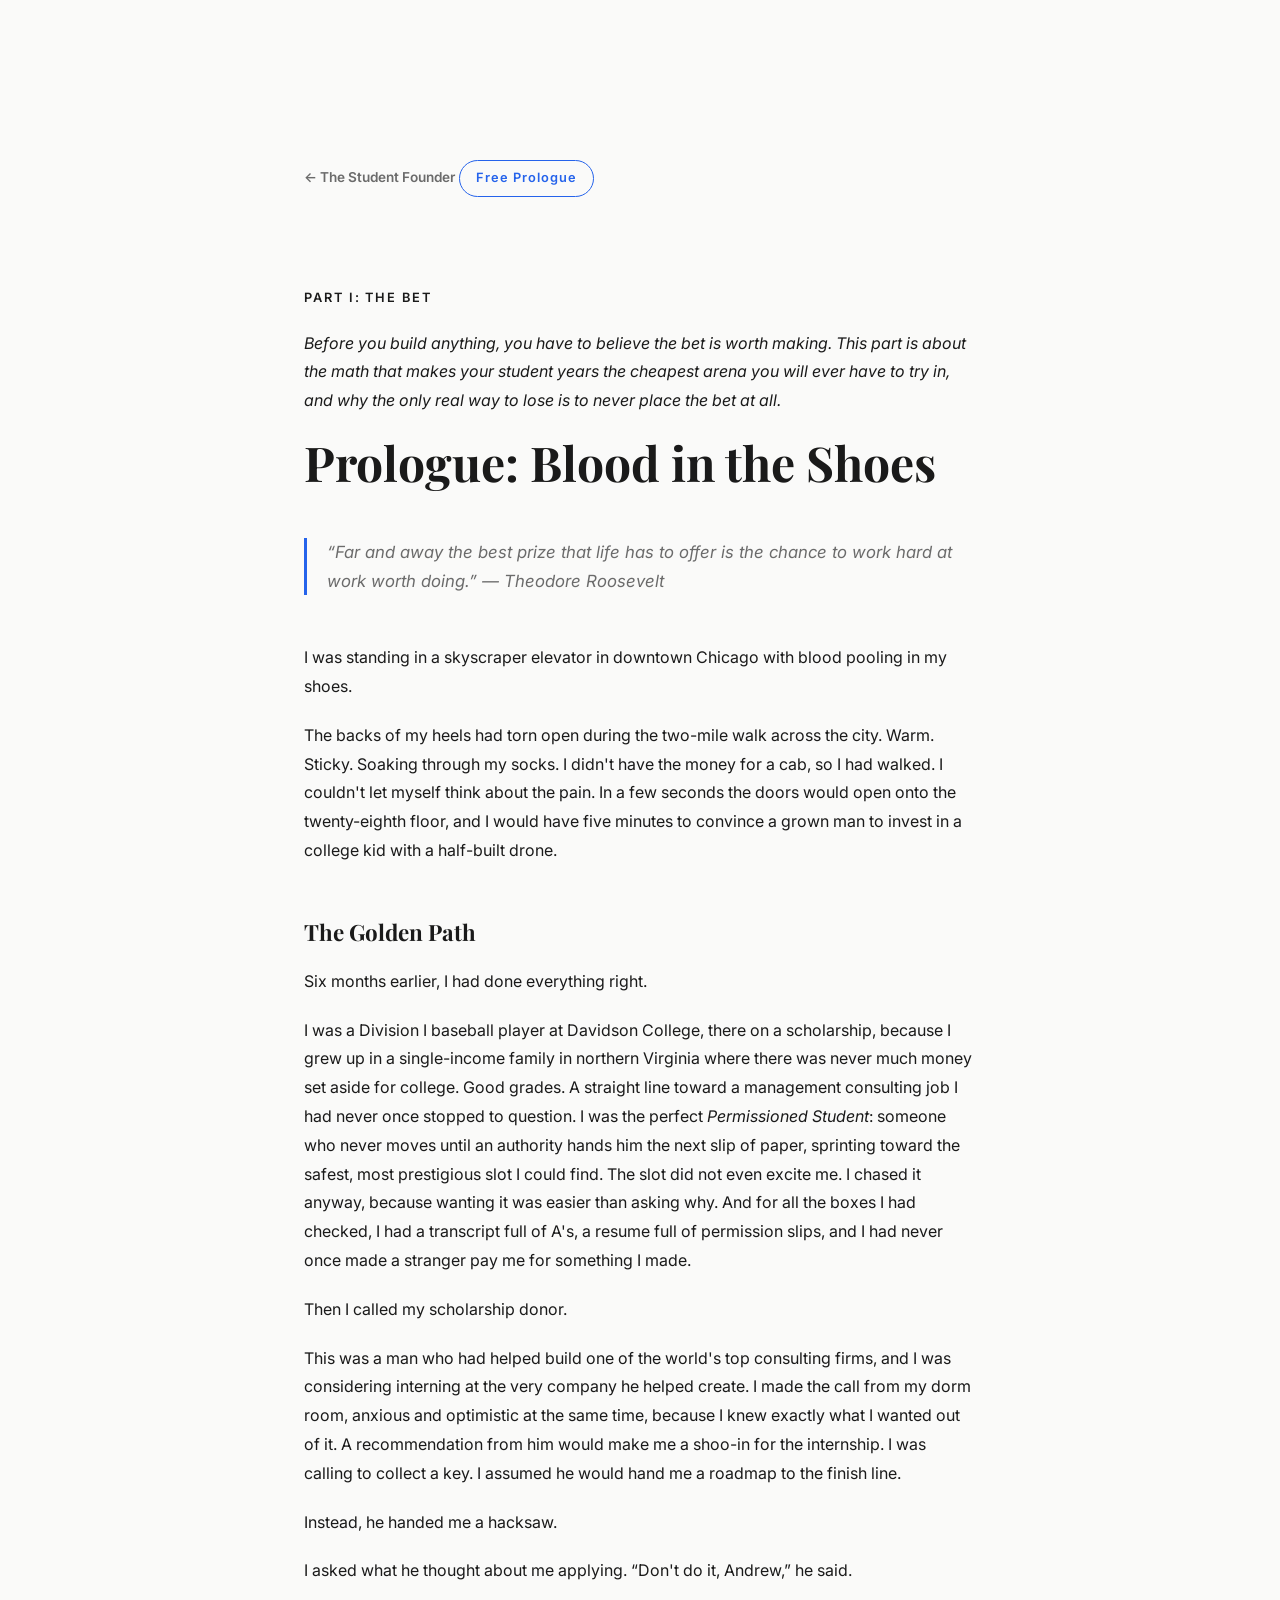
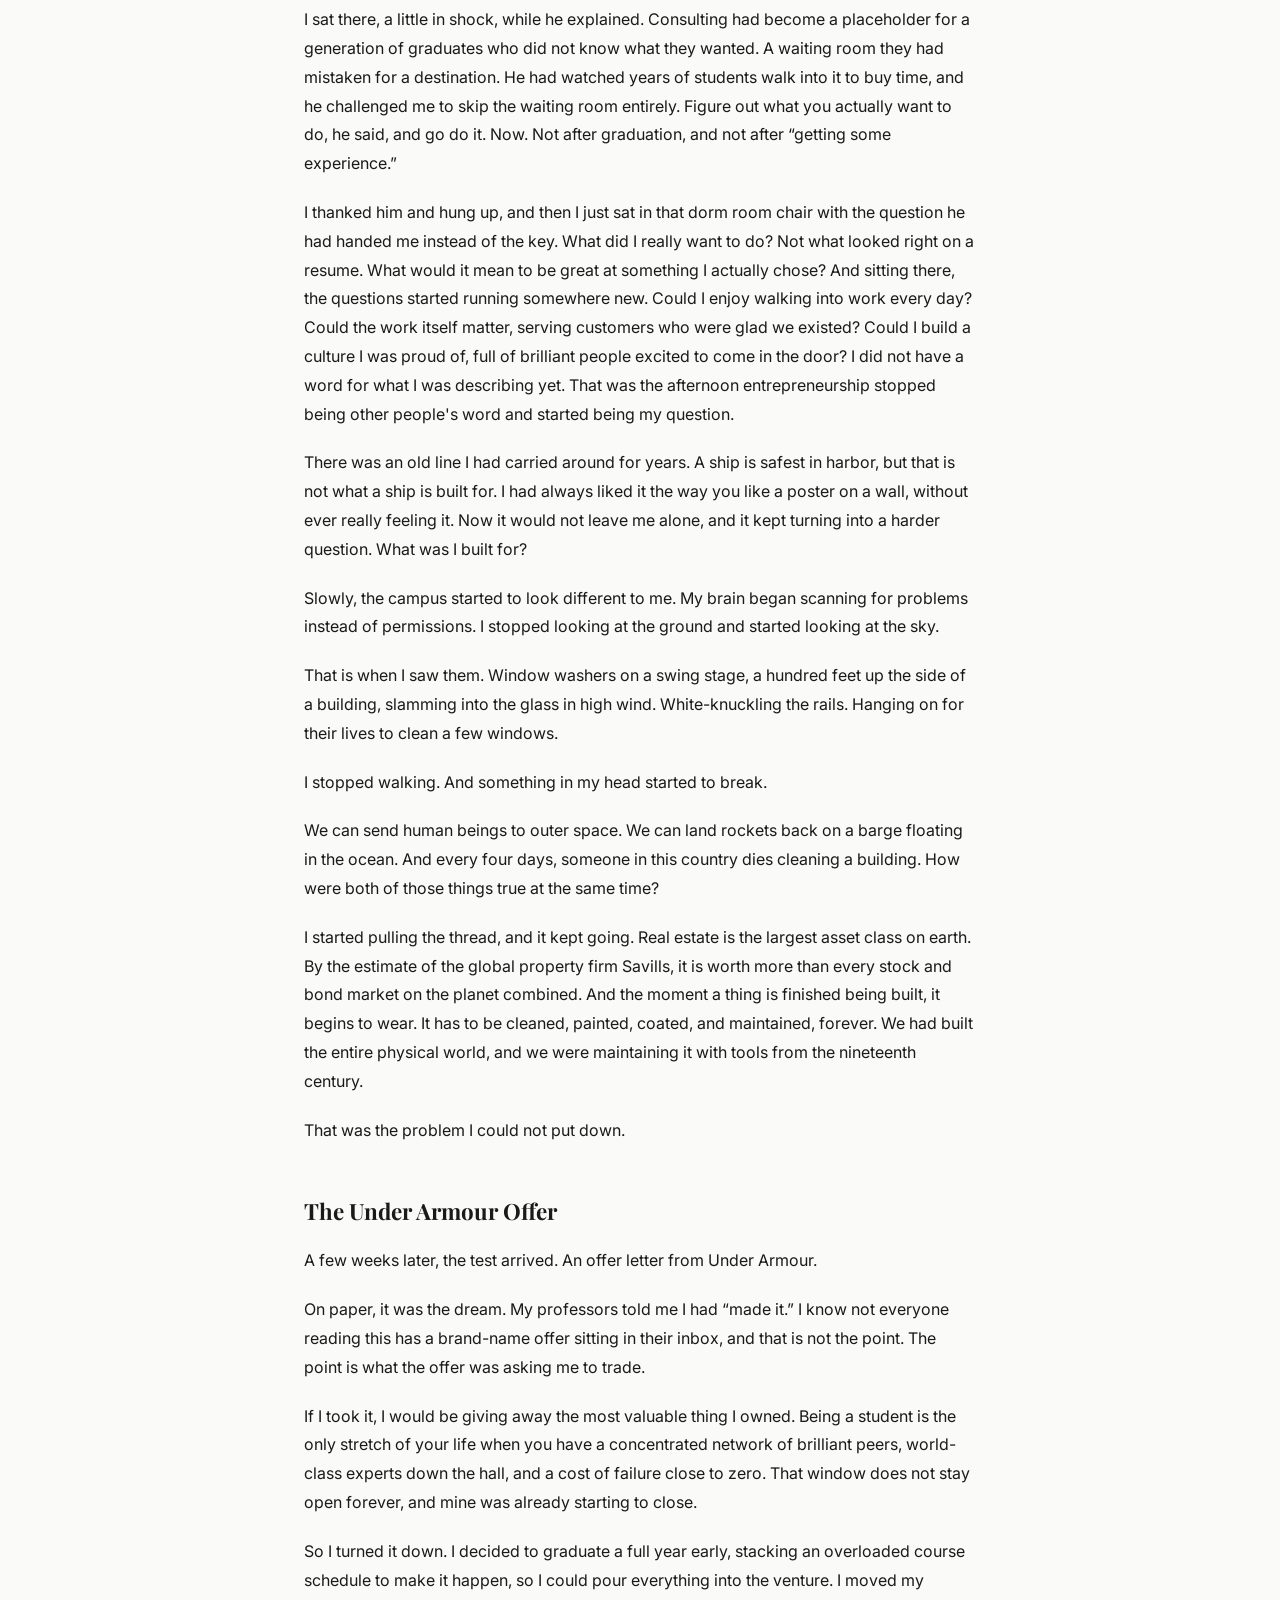
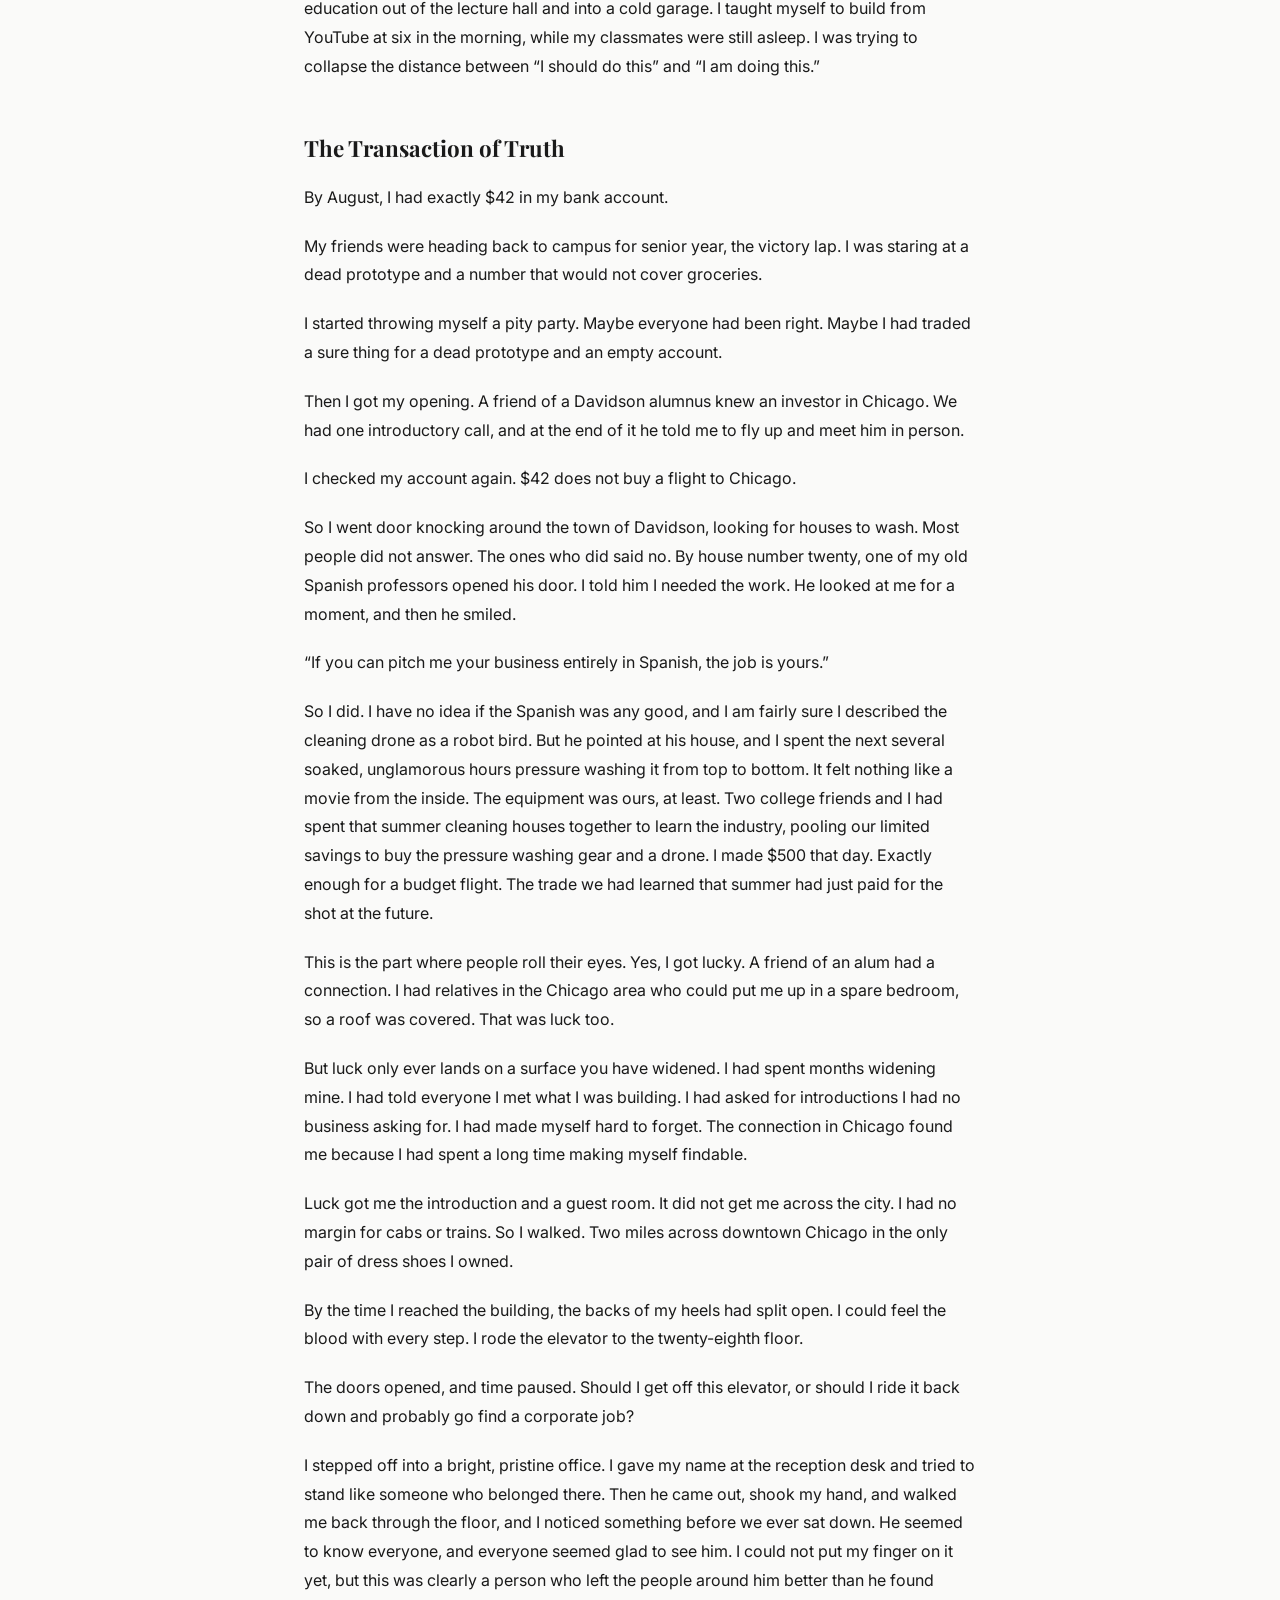
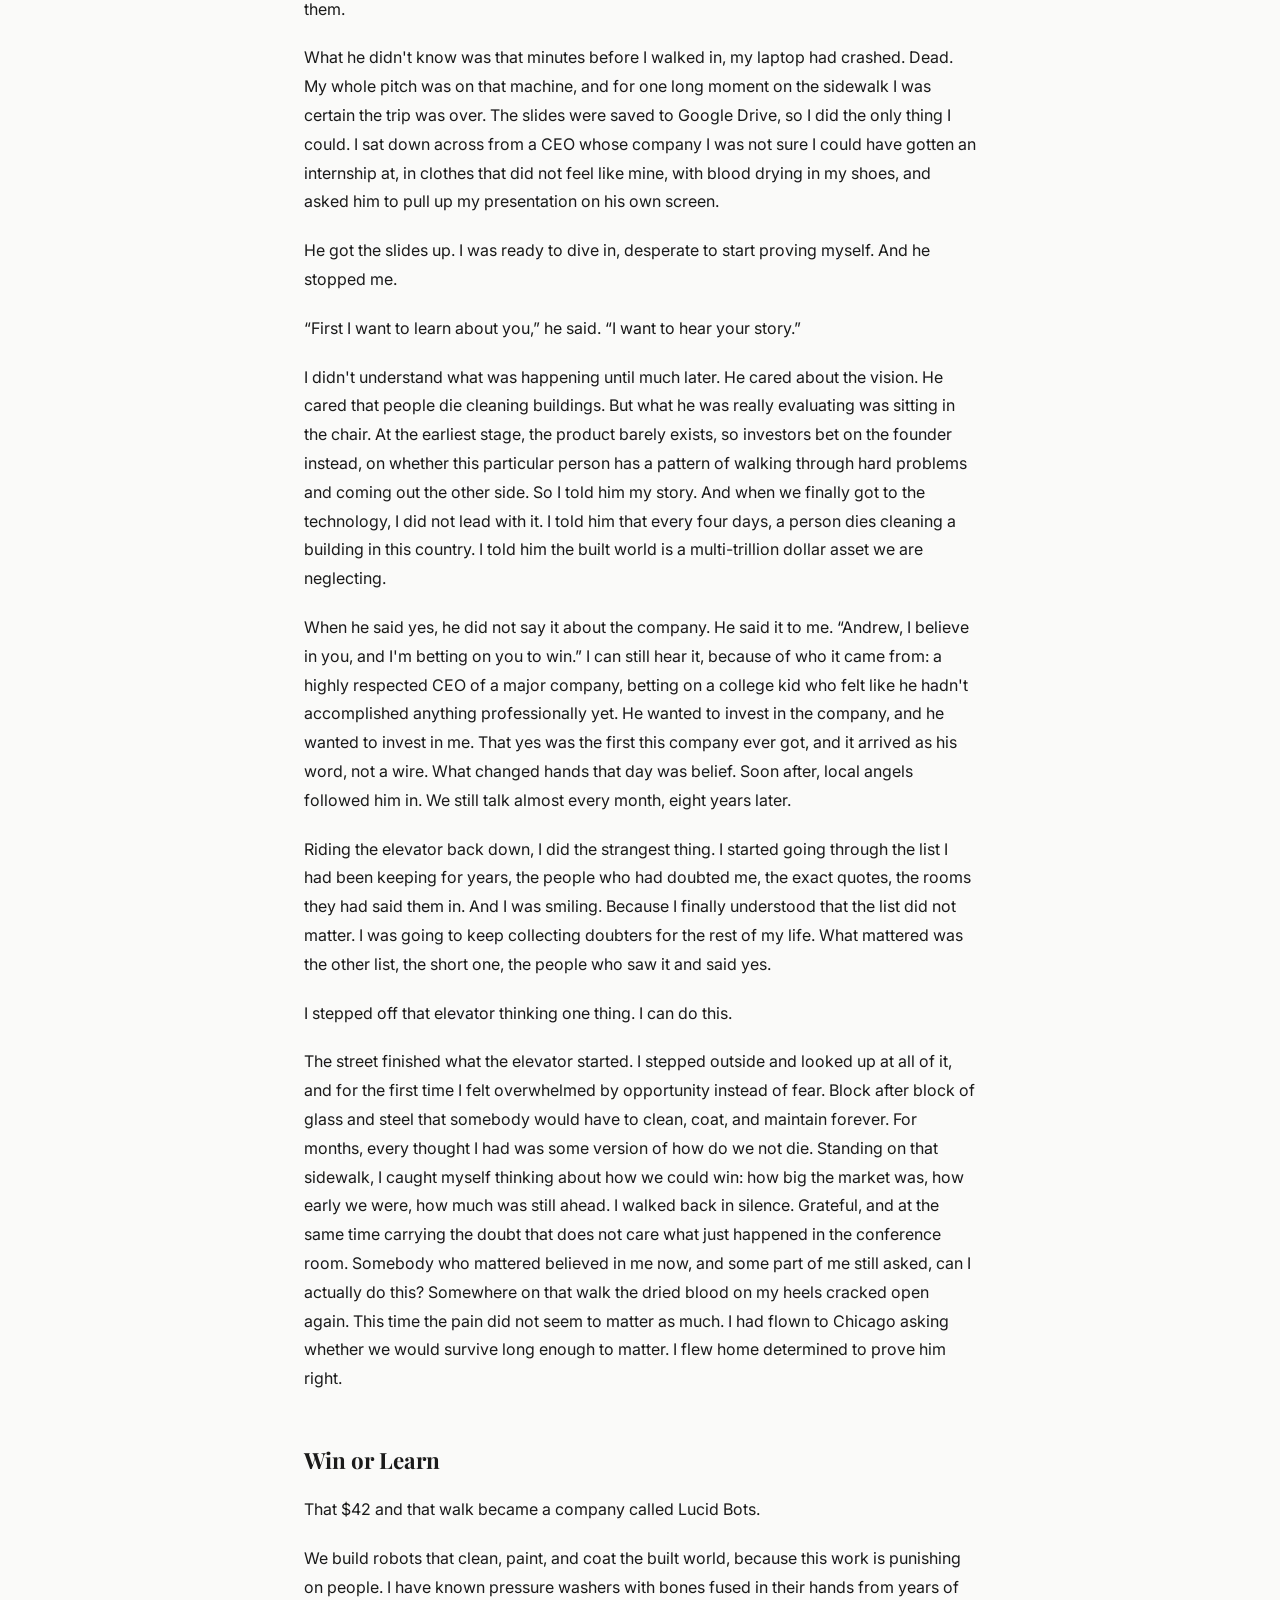
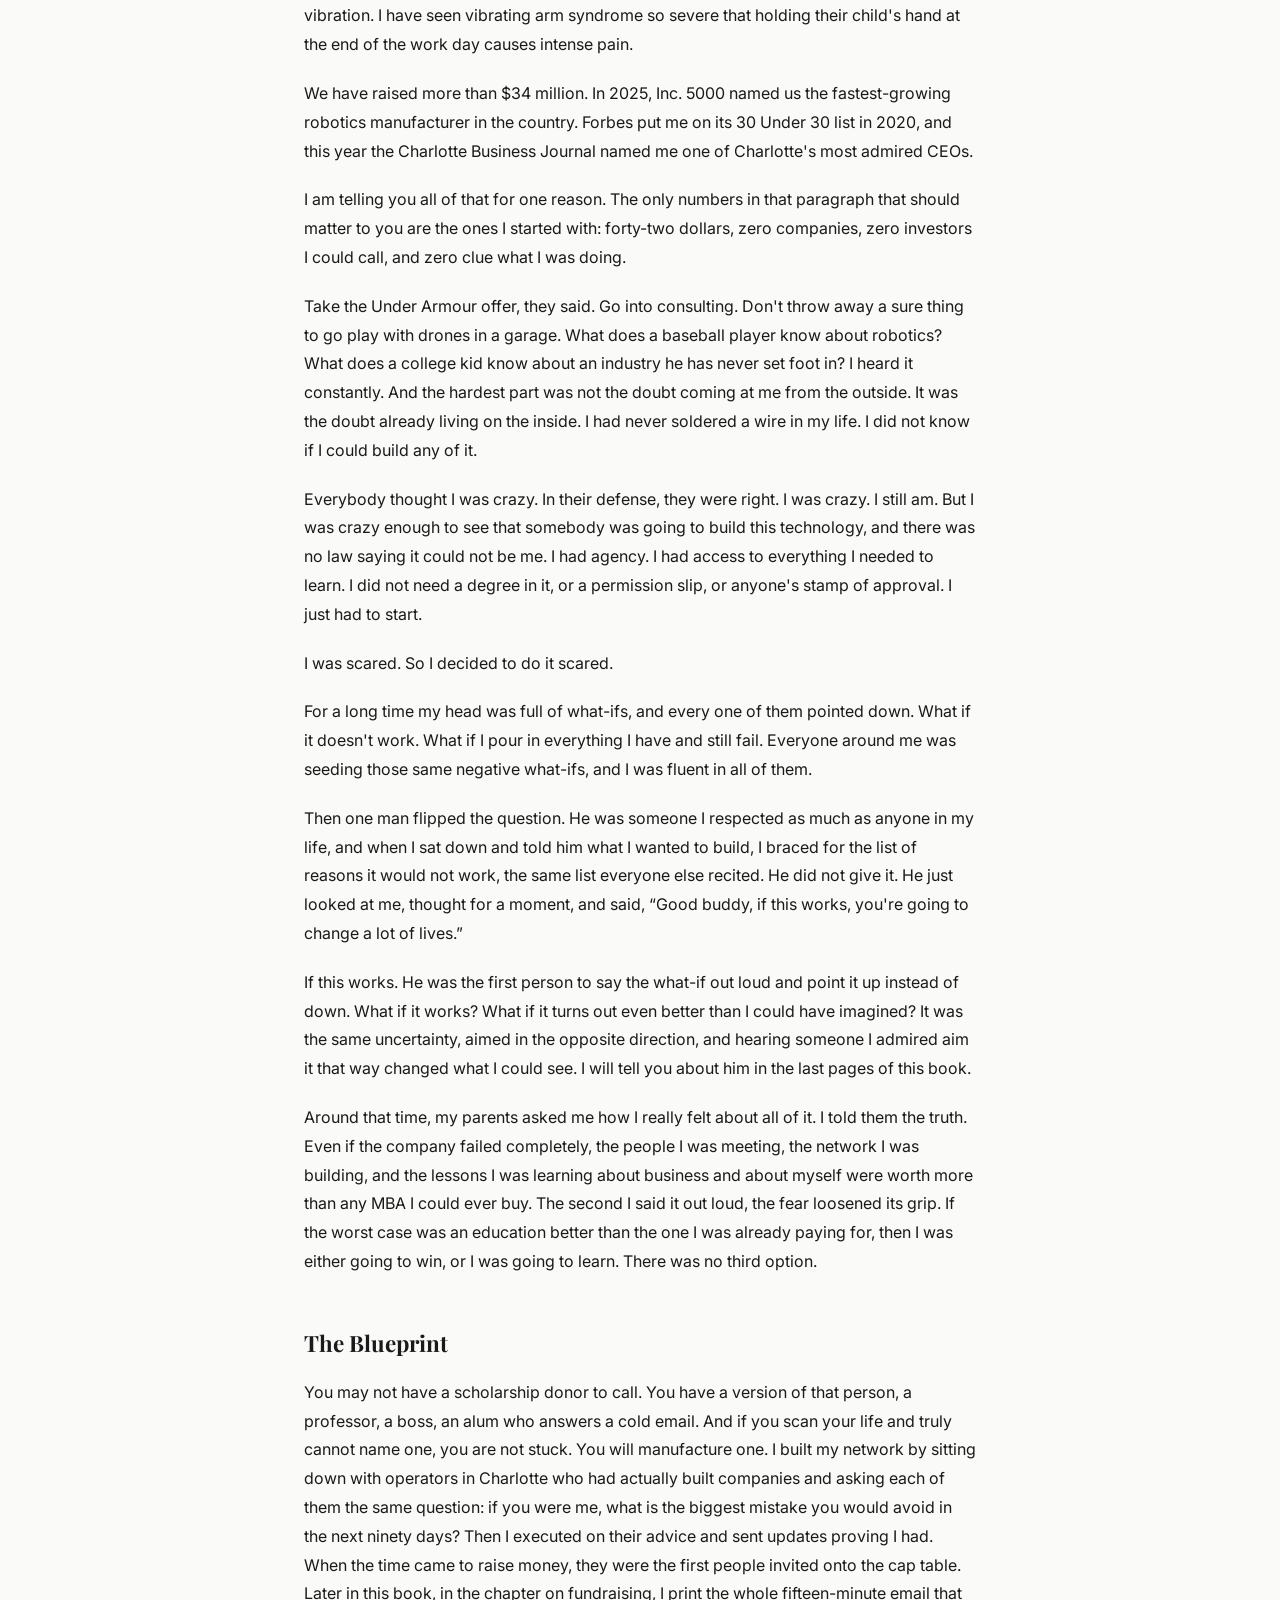
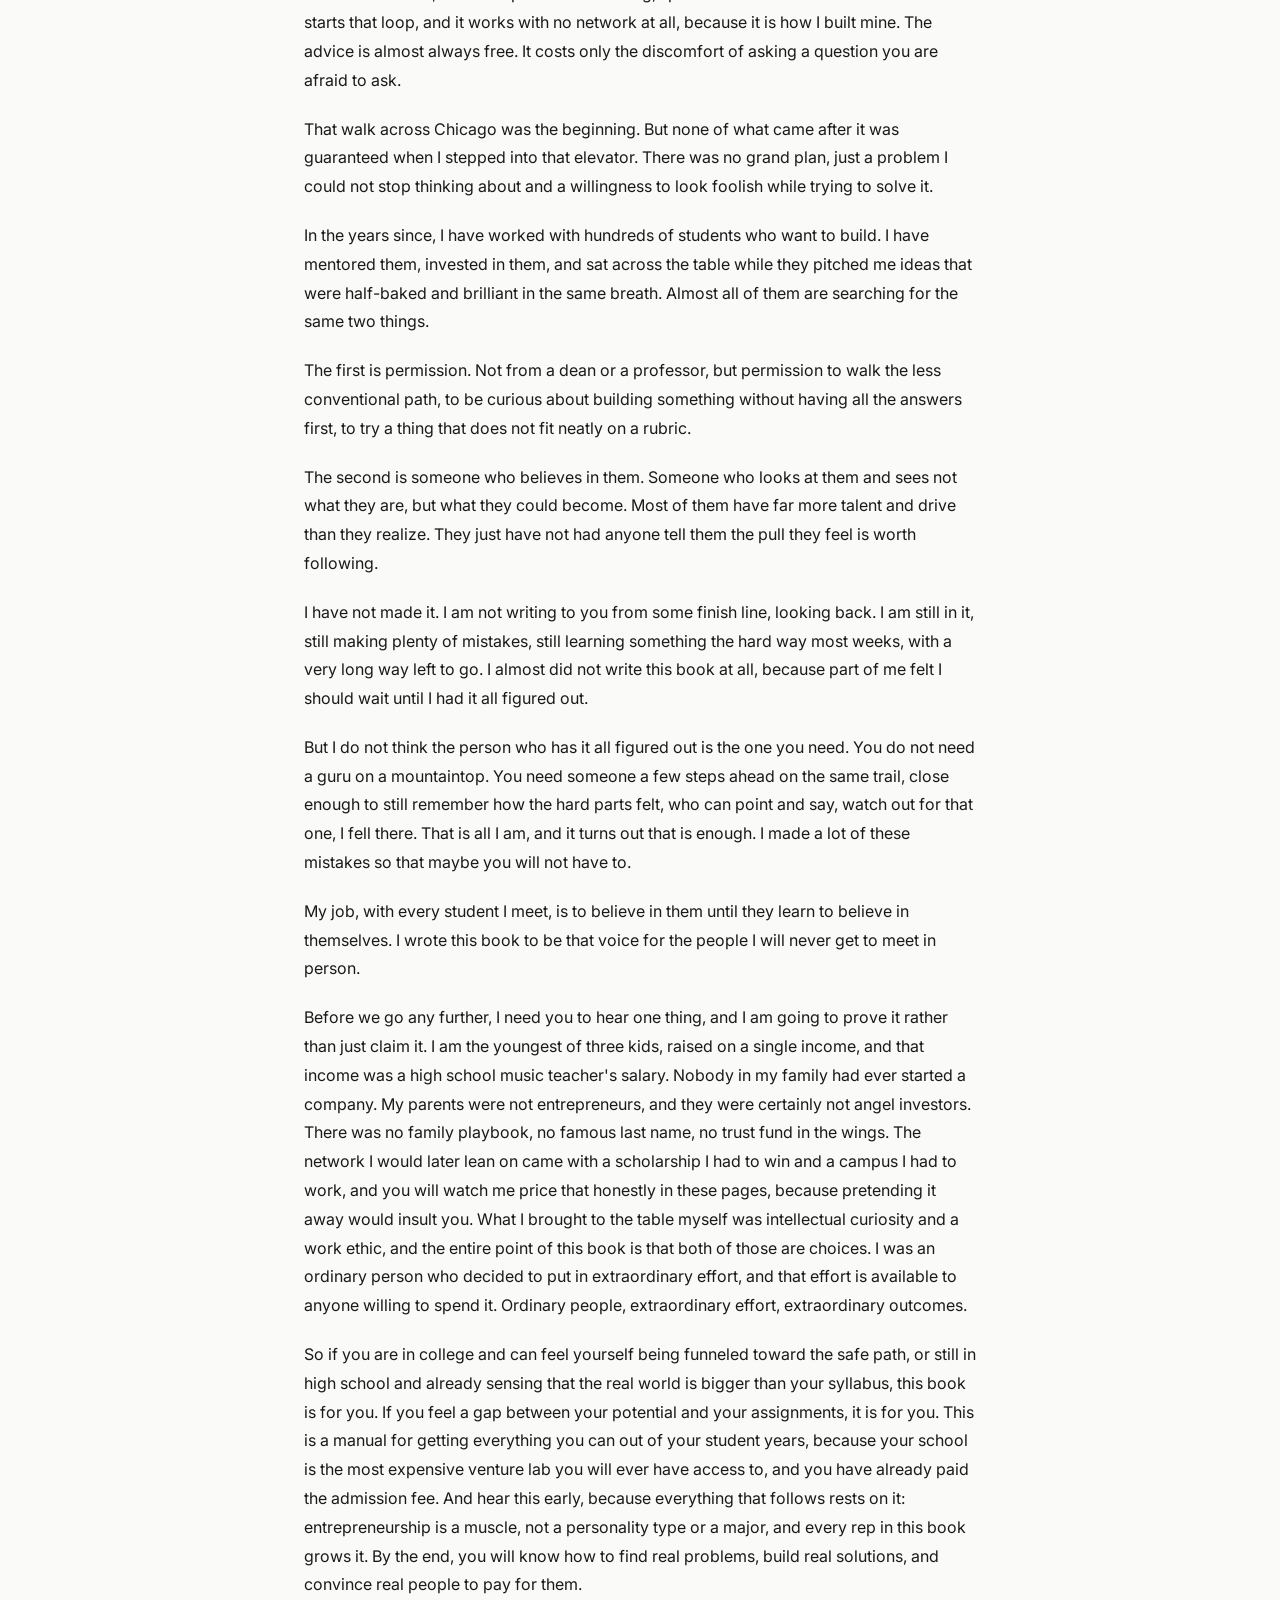
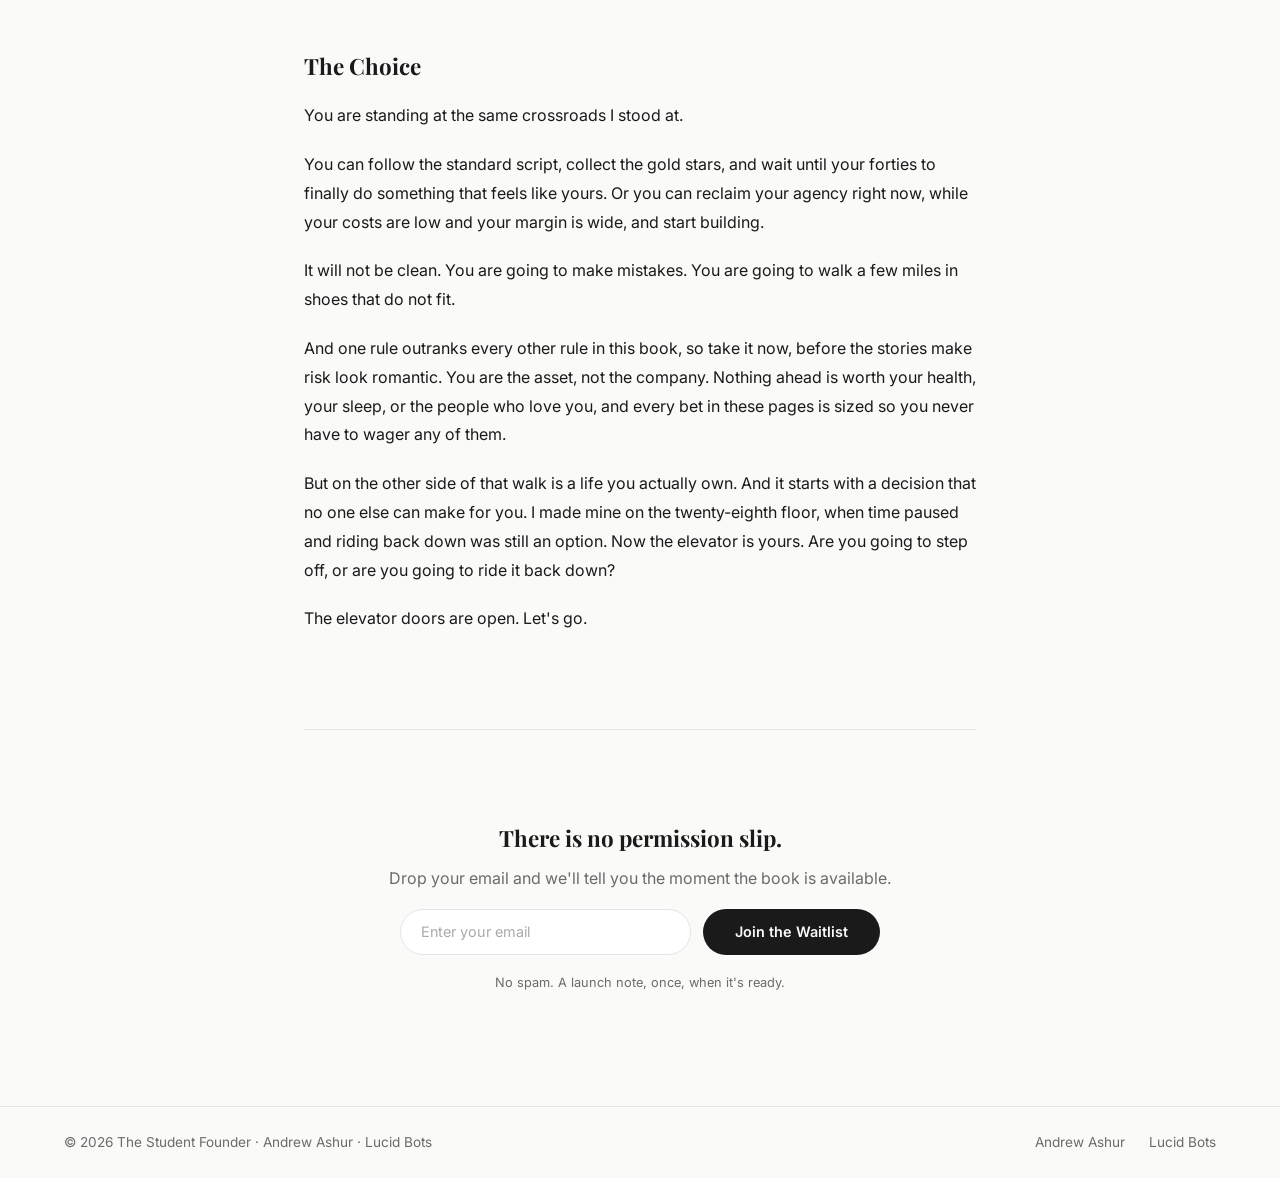
<file: prologue.html>
<!DOCTYPE html>
<html lang="en">
<head>
<meta charset="UTF-8">
<meta name="viewport" content="width=device-width, initial-scale=1.0">
<title>Prologue: Blood in the Shoes | The Student Founder</title>
<meta name="description" content="Read the prologue to The Student Founder, free. Andrew Ashur on the two-mile walk across Chicago that started Lucid Bots with $42 in the bank.">
<meta name="robots" content="index, follow">
<link rel="canonical" href="https://www.thestudentfounder.com/prologue.html">

<!-- Favicon -->
<link rel="icon" type="image/x-icon" href="favicon.ico">
<link rel="icon" type="image/png" sizes="32x32" href="favicon-32.png">
<link rel="icon" type="image/png" sizes="16x16" href="favicon-16.png">
<link rel="apple-touch-icon" sizes="180x180" href="favicon-180.png">

<!-- Open Graph -->
<meta property="og:title" content="Prologue: Blood in the Shoes | The Student Founder">
<meta property="og:description" content="Read the prologue to The Student Founder, free. Andrew Ashur on the two-mile walk across Chicago that started Lucid Bots with $42 in the bank.">
<meta property="og:image" content="https://www.thestudentfounder.com/og-image.jpg">
<meta property="og:image:width" content="1200">
<meta property="og:image:height" content="630">
<meta property="og:type" content="article">
<meta property="og:url" content="https://www.thestudentfounder.com/prologue.html">
<meta property="og:site_name" content="The Student Founder">
<meta name="twitter:card" content="summary_large_image">
<meta name="twitter:title" content="Prologue: Blood in the Shoes | The Student Founder">
<meta name="twitter:description" content="Read the prologue to The Student Founder, free.">
<meta name="twitter:image" content="https://www.thestudentfounder.com/og-image.jpg">

<!-- Structured Data -->
<script type="application/ld+json">
{
"@context": "https://schema.org",
"@graph": [
{
"@type": "CreativeWork",
"name": "Prologue: Blood in the Shoes",
"isPartOf": {
"@type": "Book",
"name": "The Student Founder",
"url": "https://www.thestudentfounder.com"
},
"author": {
"@type": "Person",
"name": "Andrew Ashur",
"url": "https://www.andrewashur.com"
},
"url": "https://www.thestudentfounder.com/prologue.html",
"description": "Read the prologue to The Student Founder, free. Andrew Ashur on the two-mile walk across Chicago that started Lucid Bots with $42 in the bank."
},
{
"@type": "BreadcrumbList",
"itemListElement": [
{
"@type": "ListItem",
"position": 1,
"name": "The Student Founder",
"item": "https://www.thestudentfounder.com"
},
{
"@type": "ListItem",
"position": 2,
"name": "Prologue",
"item": "https://www.thestudentfounder.com/prologue.html"
}
]
}
]
}
</script>

<link rel="preconnect" href="https://fonts.googleapis.com">
<link rel="preconnect" href="https://fonts.gstatic.com" crossorigin>
<link href="https://fonts.googleapis.com/css2?family=Inter:wght@400;500;600;700&family=Playfair+Display:wght@700&display=swap" rel="stylesheet">
<link rel="stylesheet" href="style.css">
</head>
<body>

<div class="container prologue-page">
<a href="index.html" class="prologue-back">&larr; The Student Founder</a>

<div class="hero-badge" style="opacity:1;transform:none;animation:none;">Free Prologue</div>

<p class="prologue-part">Part I: The Bet</p>
<p class="prologue-part-note">Before you build anything, you have to believe the bet is worth making. This part is about the math that makes your student years the cheapest arena you will ever have to try in, and why the only real way to lose is to never place the bet at all.</p>

<h1>Prologue: Blood in the Shoes</h1>

<blockquote class="epigraph">&ldquo;Far and away the best prize that life has to offer is the chance to work hard at work worth doing.&rdquo; &mdash; Theodore Roosevelt</blockquote>

<p>I was standing in a skyscraper elevator in downtown Chicago with blood pooling in my shoes.</p>

<p>The backs of my heels had torn open during the two-mile walk across the city. Warm. Sticky. Soaking through my socks. I didn't have the money for a cab, so I had walked. I couldn't let myself think about the pain. In a few seconds the doors would open onto the twenty-eighth floor, and I would have five minutes to convince a grown man to invest in a college kid with a half-built drone.</p>

<h2>The Golden Path</h2>

<p>Six months earlier, I had done everything right.</p>

<p>I was a Division I baseball player at Davidson College, there on a scholarship, because I grew up in a single-income family in northern Virginia where there was never much money set aside for college. Good grades. A straight line toward a management consulting job I had never once stopped to question. I was the perfect <em>Permissioned Student</em>: someone who never moves until an authority hands him the next slip of paper, sprinting toward the safest, most prestigious slot I could find. The slot did not even excite me. I chased it anyway, because wanting it was easier than asking why. And for all the boxes I had checked, I had a transcript full of A's, a resume full of permission slips, and I had never once made a stranger pay me for something I made.</p>

<p>Then I called my scholarship donor.</p>

<p>This was a man who had helped build one of the world's top consulting firms, and I was considering interning at the very company he helped create. I made the call from my dorm room, anxious and optimistic at the same time, because I knew exactly what I wanted out of it. A recommendation from him would make me a shoo-in for the internship. I was calling to collect a key. I assumed he would hand me a roadmap to the finish line.</p>

<p>Instead, he handed me a hacksaw.</p>

<p>I asked what he thought about me applying. &ldquo;Don't do it, Andrew,&rdquo; he said.</p>

<p>I sat there, a little in shock, while he explained. Consulting had become a placeholder for a generation of graduates who did not know what they wanted. A waiting room they had mistaken for a destination. He had watched years of students walk into it to buy time, and he challenged me to skip the waiting room entirely. Figure out what you actually want to do, he said, and go do it. Now. Not after graduation, and not after &ldquo;getting some experience.&rdquo;</p>

<p>I thanked him and hung up, and then I just sat in that dorm room chair with the question he had handed me instead of the key. What did I really want to do? Not what looked right on a resume. What would it mean to be great at something I actually chose? And sitting there, the questions started running somewhere new. Could I enjoy walking into work every day? Could the work itself matter, serving customers who were glad we existed? Could I build a culture I was proud of, full of brilliant people excited to come in the door? I did not have a word for what I was describing yet. That was the afternoon entrepreneurship stopped being other people's word and started being my question.</p>

<p>There was an old line I had carried around for years. A ship is safest in harbor, but that is not what a ship is built for. I had always liked it the way you like a poster on a wall, without ever really feeling it. Now it would not leave me alone, and it kept turning into a harder question. What was I built for?</p>

<p>Slowly, the campus started to look different to me. My brain began scanning for problems instead of permissions. I stopped looking at the ground and started looking at the sky.</p>

<p>That is when I saw them. Window washers on a swing stage, a hundred feet up the side of a building, slamming into the glass in high wind. White-knuckling the rails. Hanging on for their lives to clean a few windows.</p>

<p>I stopped walking. And something in my head started to break.</p>

<p>We can send human beings to outer space. We can land rockets back on a barge floating in the ocean. And every four days, someone in this country dies cleaning a building. How were both of those things true at the same time?</p>

<p>I started pulling the thread, and it kept going. Real estate is the largest asset class on earth. By the estimate of the global property firm Savills, it is worth more than every stock and bond market on the planet combined. And the moment a thing is finished being built, it begins to wear. It has to be cleaned, painted, coated, and maintained, forever. We had built the entire physical world, and we were maintaining it with tools from the nineteenth century.</p>

<p>That was the problem I could not put down.</p>

<h2>The Under Armour Offer</h2>

<p>A few weeks later, the test arrived. An offer letter from Under Armour.</p>

<p>On paper, it was the dream. My professors told me I had &ldquo;made it.&rdquo; I know not everyone reading this has a brand-name offer sitting in their inbox, and that is not the point. The point is what the offer was asking me to trade.</p>

<p>If I took it, I would be giving away the most valuable thing I owned. Being a student is the only stretch of your life when you have a concentrated network of brilliant peers, world-class experts down the hall, and a cost of failure close to zero. That window does not stay open forever, and mine was already starting to close.</p>

<p>So I turned it down. I decided to graduate a full year early, stacking an overloaded course schedule to make it happen, so I could pour everything into the venture. I moved my education out of the lecture hall and into a cold garage. I taught myself to build from YouTube at six in the morning, while my classmates were still asleep. I was trying to collapse the distance between &ldquo;I should do this&rdquo; and &ldquo;I am doing this.&rdquo;</p>

<h2>The Transaction of Truth</h2>

<p>By August, I had exactly $42 in my bank account.</p>

<p>My friends were heading back to campus for senior year, the victory lap. I was staring at a dead prototype and a number that would not cover groceries.</p>

<p>I started throwing myself a pity party. Maybe everyone had been right. Maybe I had traded a sure thing for a dead prototype and an empty account.</p>

<p>Then I got my opening. A friend of a Davidson alumnus knew an investor in Chicago. We had one introductory call, and at the end of it he told me to fly up and meet him in person.</p>

<p>I checked my account again. $42 does not buy a flight to Chicago.</p>

<p>So I went door knocking around the town of Davidson, looking for houses to wash. Most people did not answer. The ones who did said no. By house number twenty, one of my old Spanish professors opened his door. I told him I needed the work. He looked at me for a moment, and then he smiled.</p>

<p>&ldquo;If you can pitch me your business entirely in Spanish, the job is yours.&rdquo;</p>

<p>So I did. I have no idea if the Spanish was any good, and I am fairly sure I described the cleaning drone as a robot bird. But he pointed at his house, and I spent the next several soaked, unglamorous hours pressure washing it from top to bottom. It felt nothing like a movie from the inside. The equipment was ours, at least. Two college friends and I had spent that summer cleaning houses together to learn the industry, pooling our limited savings to buy the pressure washing gear and a drone. I made $500 that day. Exactly enough for a budget flight. The trade we had learned that summer had just paid for the shot at the future.</p>

<p>This is the part where people roll their eyes. Yes, I got lucky. A friend of an alum had a connection. I had relatives in the Chicago area who could put me up in a spare bedroom, so a roof was covered. That was luck too.</p>

<p>But luck only ever lands on a surface you have widened. I had spent months widening mine. I had told everyone I met what I was building. I had asked for introductions I had no business asking for. I had made myself hard to forget. The connection in Chicago found me because I had spent a long time making myself findable.</p>

<p>Luck got me the introduction and a guest room. It did not get me across the city. I had no margin for cabs or trains. So I walked. Two miles across downtown Chicago in the only pair of dress shoes I owned.</p>

<p>By the time I reached the building, the backs of my heels had split open. I could feel the blood with every step. I rode the elevator to the twenty-eighth floor.</p>

<p>The doors opened, and time paused. Should I get off this elevator, or should I ride it back down and probably go find a corporate job?</p>

<p>I stepped off into a bright, pristine office. I gave my name at the reception desk and tried to stand like someone who belonged there. Then he came out, shook my hand, and walked me back through the floor, and I noticed something before we ever sat down. He seemed to know everyone, and everyone seemed glad to see him. I could not put my finger on it yet, but this was clearly a person who left the people around him better than he found them.</p>

<p>What he didn't know was that minutes before I walked in, my laptop had crashed. Dead. My whole pitch was on that machine, and for one long moment on the sidewalk I was certain the trip was over. The slides were saved to Google Drive, so I did the only thing I could. I sat down across from a CEO whose company I was not sure I could have gotten an internship at, in clothes that did not feel like mine, with blood drying in my shoes, and asked him to pull up my presentation on his own screen.</p>

<p>He got the slides up. I was ready to dive in, desperate to start proving myself. And he stopped me.</p>

<p>&ldquo;First I want to learn about you,&rdquo; he said. &ldquo;I want to hear your story.&rdquo;</p>

<p>I didn't understand what was happening until much later. He cared about the vision. He cared that people die cleaning buildings. But what he was really evaluating was sitting in the chair. At the earliest stage, the product barely exists, so investors bet on the founder instead, on whether this particular person has a pattern of walking through hard problems and coming out the other side. So I told him my story. And when we finally got to the technology, I did not lead with it. I told him that every four days, a person dies cleaning a building in this country. I told him the built world is a multi-trillion dollar asset we are neglecting.</p>

<p>When he said yes, he did not say it about the company. He said it to me. &ldquo;Andrew, I believe in you, and I'm betting on you to win.&rdquo; I can still hear it, because of who it came from: a highly respected CEO of a major company, betting on a college kid who felt like he hadn't accomplished anything professionally yet. He wanted to invest in the company, and he wanted to invest in me. That yes was the first this company ever got, and it arrived as his word, not a wire. What changed hands that day was belief. Soon after, local angels followed him in. We still talk almost every month, eight years later.</p>

<p>Riding the elevator back down, I did the strangest thing. I started going through the list I had been keeping for years, the people who had doubted me, the exact quotes, the rooms they had said them in. And I was smiling. Because I finally understood that the list did not matter. I was going to keep collecting doubters for the rest of my life. What mattered was the other list, the short one, the people who saw it and said yes.</p>

<p>I stepped off that elevator thinking one thing. I can do this.</p>

<p>The street finished what the elevator started. I stepped outside and looked up at all of it, and for the first time I felt overwhelmed by opportunity instead of fear. Block after block of glass and steel that somebody would have to clean, coat, and maintain forever. For months, every thought I had was some version of how do we not die. Standing on that sidewalk, I caught myself thinking about how we could win: how big the market was, how early we were, how much was still ahead. I walked back in silence. Grateful, and at the same time carrying the doubt that does not care what just happened in the conference room. Somebody who mattered believed in me now, and some part of me still asked, can I actually do this? Somewhere on that walk the dried blood on my heels cracked open again. This time the pain did not seem to matter as much. I had flown to Chicago asking whether we would survive long enough to matter. I flew home determined to prove him right.</p>

<h2>Win or Learn</h2>

<p>That $42 and that walk became a company called Lucid Bots.</p>

<p>We build robots that clean, paint, and coat the built world, because this work is punishing on people. I have known pressure washers with bones fused in their hands from years of vibration. I have seen vibrating arm syndrome so severe that holding their child's hand at the end of the work day causes intense pain.</p>

<p>We have raised more than $34 million. In 2025, Inc. 5000 named us the fastest-growing robotics manufacturer in the country. Forbes put me on its 30 Under 30 list in 2020, and this year the Charlotte Business Journal named me one of Charlotte's most admired CEOs.</p>

<p>I am telling you all of that for one reason. The only numbers in that paragraph that should matter to you are the ones I started with: forty-two dollars, zero companies, zero investors I could call, and zero clue what I was doing.</p>

<p>Take the Under Armour offer, they said. Go into consulting. Don't throw away a sure thing to go play with drones in a garage. What does a baseball player know about robotics? What does a college kid know about an industry he has never set foot in? I heard it constantly. And the hardest part was not the doubt coming at me from the outside. It was the doubt already living on the inside. I had never soldered a wire in my life. I did not know if I could build any of it.</p>

<p>Everybody thought I was crazy. In their defense, they were right. I was crazy. I still am. But I was crazy enough to see that somebody was going to build this technology, and there was no law saying it could not be me. I had agency. I had access to everything I needed to learn. I did not need a degree in it, or a permission slip, or anyone's stamp of approval. I just had to start.</p>

<p>I was scared. So I decided to do it scared.</p>

<p>For a long time my head was full of what-ifs, and every one of them pointed down. What if it doesn't work. What if I pour in everything I have and still fail. Everyone around me was seeding those same negative what-ifs, and I was fluent in all of them.</p>

<p>Then one man flipped the question. He was someone I respected as much as anyone in my life, and when I sat down and told him what I wanted to build, I braced for the list of reasons it would not work, the same list everyone else recited. He did not give it. He just looked at me, thought for a moment, and said, &ldquo;Good buddy, if this works, you're going to change a lot of lives.&rdquo;</p>

<p>If this works. He was the first person to say the what-if out loud and point it up instead of down. What if it works? What if it turns out even better than I could have imagined? It was the same uncertainty, aimed in the opposite direction, and hearing someone I admired aim it that way changed what I could see. I will tell you about him in the last pages of this book.</p>

<p>Around that time, my parents asked me how I really felt about all of it. I told them the truth. Even if the company failed completely, the people I was meeting, the network I was building, and the lessons I was learning about business and about myself were worth more than any MBA I could ever buy. The second I said it out loud, the fear loosened its grip. If the worst case was an education better than the one I was already paying for, then I was either going to win, or I was going to learn. There was no third option.</p>

<h2>The Blueprint</h2>

<p>You may not have a scholarship donor to call. You have a version of that person, a professor, a boss, an alum who answers a cold email. And if you scan your life and truly cannot name one, you are not stuck. You will manufacture one. I built my network by sitting down with operators in Charlotte who had actually built companies and asking each of them the same question: if you were me, what is the biggest mistake you would avoid in the next ninety days? Then I executed on their advice and sent updates proving I had. When the time came to raise money, they were the first people invited onto the cap table. Later in this book, in the chapter on fundraising, I print the whole fifteen-minute email that starts that loop, and it works with no network at all, because it is how I built mine. The advice is almost always free. It costs only the discomfort of asking a question you are afraid to ask.</p>

<p>That walk across Chicago was the beginning. But none of what came after it was guaranteed when I stepped into that elevator. There was no grand plan, just a problem I could not stop thinking about and a willingness to look foolish while trying to solve it.</p>

<p>In the years since, I have worked with hundreds of students who want to build. I have mentored them, invested in them, and sat across the table while they pitched me ideas that were half-baked and brilliant in the same breath. Almost all of them are searching for the same two things.</p>

<p>The first is permission. Not from a dean or a professor, but permission to walk the less conventional path, to be curious about building something without having all the answers first, to try a thing that does not fit neatly on a rubric.</p>

<p>The second is someone who believes in them. Someone who looks at them and sees not what they are, but what they could become. Most of them have far more talent and drive than they realize. They just have not had anyone tell them the pull they feel is worth following.</p>

<p>I have not made it. I am not writing to you from some finish line, looking back. I am still in it, still making plenty of mistakes, still learning something the hard way most weeks, with a very long way left to go. I almost did not write this book at all, because part of me felt I should wait until I had it all figured out.</p>

<p>But I do not think the person who has it all figured out is the one you need. You do not need a guru on a mountaintop. You need someone a few steps ahead on the same trail, close enough to still remember how the hard parts felt, who can point and say, watch out for that one, I fell there. That is all I am, and it turns out that is enough. I made a lot of these mistakes so that maybe you will not have to.</p>

<p>My job, with every student I meet, is to believe in them until they learn to believe in themselves. I wrote this book to be that voice for the people I will never get to meet in person.</p>

<p>Before we go any further, I need you to hear one thing, and I am going to prove it rather than just claim it. I am the youngest of three kids, raised on a single income, and that income was a high school music teacher's salary. Nobody in my family had ever started a company. My parents were not entrepreneurs, and they were certainly not angel investors. There was no family playbook, no famous last name, no trust fund in the wings. The network I would later lean on came with a scholarship I had to win and a campus I had to work, and you will watch me price that honestly in these pages, because pretending it away would insult you. What I brought to the table myself was intellectual curiosity and a work ethic, and the entire point of this book is that both of those are choices. I was an ordinary person who decided to put in extraordinary effort, and that effort is available to anyone willing to spend it. Ordinary people, extraordinary effort, extraordinary outcomes.</p>

<p>So if you are in college and can feel yourself being funneled toward the safe path, or still in high school and already sensing that the real world is bigger than your syllabus, this book is for you. If you feel a gap between your potential and your assignments, it is for you. This is a manual for getting everything you can out of your student years, because your school is the most expensive venture lab you will ever have access to, and you have already paid the admission fee. And hear this early, because everything that follows rests on it: entrepreneurship is a muscle, not a personality type or a major, and every rep in this book grows it. By the end, you will know how to find real problems, build real solutions, and convince real people to pay for them.</p>

<h2>The Choice</h2>

<p>You are standing at the same crossroads I stood at.</p>

<p>You can follow the standard script, collect the gold stars, and wait until your forties to finally do something that feels like yours. Or you can reclaim your agency right now, while your costs are low and your margin is wide, and start building.</p>

<p>It will not be clean. You are going to make mistakes. You are going to walk a few miles in shoes that do not fit.</p>

<p>And one rule outranks every other rule in this book, so take it now, before the stories make risk look romantic. You are the asset, not the company. Nothing ahead is worth your health, your sleep, or the people who love you, and every bet in these pages is sized so you never have to wager any of them.</p>

<p>But on the other side of that walk is a life you actually own. And it starts with a decision that no one else can make for you. I made mine on the twenty-eighth floor, when time paused and riding back down was still an option. Now the elevator is yours. Are you going to step off, or are you going to ride it back down?</p>

<p>The elevator doors are open. Let's go.</p>

<div class="prologue-cta">
<h2 class="section-title">There is no permission slip.</h2>
<p>Drop your email and we'll tell you the moment the book is available.</p>
<form class="email-form" id="signup-form-prologue" action="https://formsubmit.co/andrewashur@gmail.com" method="POST">
<input type="hidden" name="_subject" value="New Student Founder Waitlist Signup">
<input type="hidden" name="_captcha" value="false">
<input type="hidden" name="_next" value="https://www.thestudentfounder.com/thanks.html">
<input type="email" name="email" placeholder="Enter your email" required autocomplete="email" aria-label="Email address">
<button type="submit" class="btn btn-primary">Join the Waitlist</button>
</form>
<p class="hero-note">No spam. A launch note, once, when it's ready.</p>
</div>
</div>

<footer class="footer">
<div class="container footer-inner">
<div class="footer-left">
<span>&copy; 2026 The Student Founder &middot; Andrew Ashur &middot; Lucid Bots</span>
</div>
<div class="footer-right">
<a href="https://www.andrewashur.com" target="_blank" rel="noopener">Andrew Ashur</a>
<a href="https://lucidbots.com" target="_blank" rel="noopener">Lucid Bots</a>
</div>
</div>
</footer>

<script src="script.js"></script>
</body>
</html>
</file>
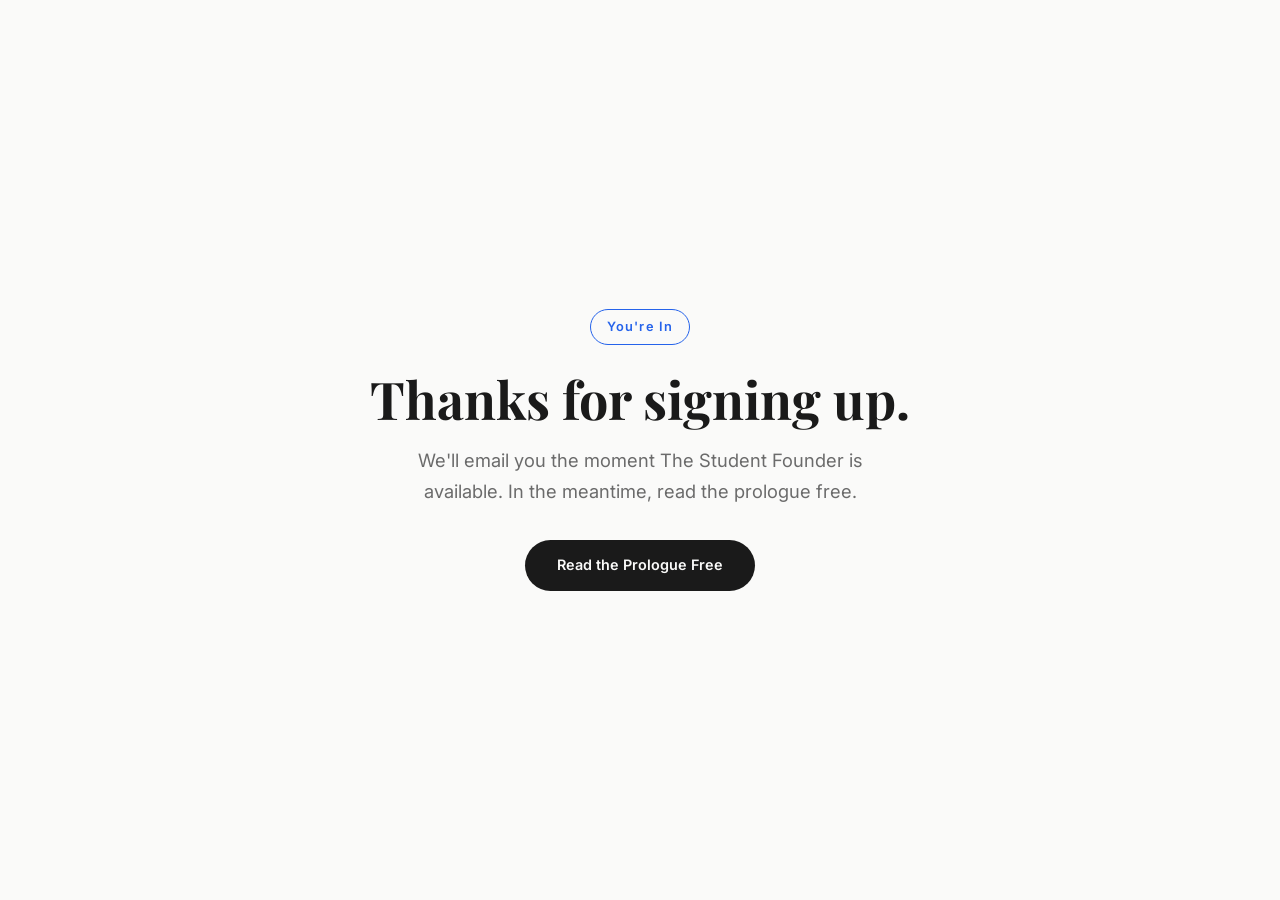
<file: thanks.html>
<!DOCTYPE html>
<html lang="en">
<head>
<meta charset="UTF-8">
<meta name="viewport" content="width=device-width, initial-scale=1.0">
<title>You're on the list! | The Student Founder</title>
<link rel="preconnect" href="https://fonts.googleapis.com">
<link rel="preconnect" href="https://fonts.gstatic.com" crossorigin>
<link href="https://fonts.googleapis.com/css2?family=Inter:wght@400;500;600;700&family=Playfair+Display:wght@700&display=swap" rel="stylesheet">
<link rel="stylesheet" href="style.css">
<style>
.thanks {
min-height: 100vh;
display: flex;
flex-direction: column;
align-items: center;
justify-content: center;
text-align: center;
padding: 2rem;
}
.thanks .section-title {
margin-bottom: 1rem;
}
.thanks p {
color: var(--color-text-muted);
font-size: 1.15rem;
max-width: 480px;
margin-bottom: 2rem;
}
.thanks .btn {
text-decoration: none;
}
</style>
</head>
<body>
<div class="thanks">
<div class="hero-badge" style="opacity:1;transform:none;animation:none;margin-bottom:1.5rem;">You're In</div>
<h1 class="section-title">Thanks for signing up.</h1>
<p>We'll email you the moment The Student Founder is available. In the meantime, read the prologue free.</p>
<a href="prologue.html" class="btn btn-primary">Read the Prologue Free</a>
</div>
</body>
</html>
</file>
<file: style.css>
/* ===== RESET & BASE ===== */
*, *::before, *::after {
margin: 0;
padding: 0;
box-sizing: border-box;
}

:root {
--color-bg: #fafaf9;
--color-bg-dark: #1a1a2e;
--color-text: #1a1a1a;
--color-text-muted: #6b6b6b;
--color-text-light: #f0f0f0;
--color-accent: #2563eb;
--color-accent-hover: #1d4ed8;
--color-border: #e5e5e5;
--color-card: #fff;

--font-sans: 'Inter', -apple-system, BlinkMacSystemFont, 'Segoe UI', sans-serif;
--font-display: 'Playfair Display', Georgia, serif;

--space-xs: 0.5rem;
--space-sm: 1rem;
--space-md: 1.5rem;
--space-lg: 3rem;
--space-xl: 6rem;
--space-2xl: 10rem;

--max-width: 1200px;
--transition: 0.3s cubic-bezier(0.4, 0, 0.2, 1);
}

html {
scroll-behavior: smooth;
-webkit-font-smoothing: antialiased;
-moz-osx-font-smoothing: grayscale;
}

body {
font-family: var(--font-sans);
font-size: 1rem;
line-height: 1.7;
color: var(--color-text);
background: var(--color-bg);
overflow-x: hidden;
}

a {
color: inherit;
text-decoration: none;
}

img {
max-width: 100%;
display: block;
}

/* ===== UTILITIES ===== */
.container {
max-width: var(--max-width);
margin: 0 auto;
padding: 0 var(--space-md);
}

.section {
padding: var(--space-xl) 0;
}

.section-dark {
background: var(--color-bg-dark);
color: var(--color-text-light);
}

.section-label {
display: inline-block;
font-size: 0.75rem;
font-weight: 600;
text-transform: uppercase;
letter-spacing: 0.15em;
color: var(--color-accent);
margin-bottom: var(--space-sm);
}

.section-title {
font-family: var(--font-display);
font-size: clamp(2rem, 5vw, 3.25rem);
font-weight: 700;
line-height: 1.15;
margin-bottom: var(--space-lg);
}

/* ===== BUTTONS ===== */
.btn {
display: inline-flex;
align-items: center;
padding: 0.85rem 2rem;
font-size: 0.9rem;
font-weight: 600;
border-radius: 100px;
transition: all var(--transition);
cursor: pointer;
border: none;
font-family: var(--font-sans);
}

.btn-primary {
background: var(--color-text);
color: var(--color-bg);
}

.btn-primary:hover {
background: var(--color-accent);
transform: translateY(-2px);
box-shadow: 0 8px 30px rgba(37, 99, 235, 0.25);
}

/* ===== HERO ===== */
.hero {
min-height: 100vh;
display: flex;
flex-direction: column;
align-items: center;
justify-content: flex-start;
padding: var(--space-xl) var(--space-md) var(--space-lg);
max-width: var(--max-width);
margin: 0 auto;
position: relative;
text-align: center;
}

.hero-content {
max-width: 700px;
}

.hero-badge {
display: inline-block;
font-size: 0.8rem;
font-weight: 600;
letter-spacing: 0.08em;
color: var(--color-accent);
margin-bottom: var(--space-md);
padding: 0.4rem 1rem;
border: 1px solid var(--color-accent);
border-radius: 100px;
opacity: 0;
transform: translateY(20px);
animation: fadeUp 0.8s 0.2s forwards;
}

.hero-title {
font-family: var(--font-display);
font-size: clamp(2.5rem, 7vw, 5rem);
font-weight: 700;
line-height: 1.08;
letter-spacing: -0.02em;
margin-bottom: var(--space-md);
opacity: 0;
transform: translateY(20px);
animation: fadeUp 0.8s 0.4s forwards;
}

.hero-accent {
color: var(--color-accent);
}

.hero-sub {
font-size: 1.15rem;
color: var(--color-text-muted);
max-width: 540px;
line-height: 1.7;
margin: 0 auto var(--space-lg);
opacity: 0;
transform: translateY(20px);
animation: fadeUp 0.8s 0.6s forwards;
}

.hero-note {
font-size: 0.8rem;
color: var(--color-text-muted);
margin-top: var(--space-sm);
opacity: 0;
animation: fadeIn 1s 1.2s forwards;
}

.hero-scroll {
position: absolute;
bottom: var(--space-lg);
left: 50%;
transform: translateX(-50%);
opacity: 0;
animation: fadeIn 1s 1.4s forwards;
}

.hero-scroll-line {
width: 1px;
height: 60px;
background: linear-gradient(to bottom, var(--color-text), transparent);
animation: scrollPulse 2s ease-in-out infinite;
}

/* ===== EMAIL FORM ===== */
.email-form {
display: flex;
gap: 0.75rem;
max-width: 480px;
margin: 0 auto;
opacity: 0;
transform: translateY(20px);
animation: fadeUp 0.8s 0.8s forwards;
}

.email-form input[type="email"] {
flex: 1;
padding: 0.85rem 1.25rem;
border: 1.5px solid var(--color-border);
border-radius: 100px;
background: var(--color-card);
color: var(--color-text);
font-size: 0.9rem;
font-family: var(--font-sans);
outline: none;
transition: border-color var(--transition);
}

.email-form input[type="email"]::placeholder {
color: #aaa;
}

.email-form input[type="email"]:focus {
border-color: var(--color-accent);
}

/* Dark section form override */
.section-dark .email-form input[type="email"] {
background: rgba(255, 255, 255, 0.08);
border-color: rgba(255, 255, 255, 0.15);
color: var(--color-text-light);
}

.section-dark .email-form input[type="email"]::placeholder {
color: rgba(255, 255, 255, 0.4);
}

.section-dark .email-form input[type="email"]:focus {
border-color: var(--color-accent);
background: rgba(255, 255, 255, 0.12);
}

.section-dark .email-form .btn-primary {
background: var(--color-accent);
color: #fff;
}

.section-dark .email-form .btn-primary:hover {
background: var(--color-accent-hover);
}

/* ===== CHAPTERS ===== */
.chapters-grid {
display: grid;
grid-template-columns: repeat(2, 1fr);
gap: var(--space-sm);
}

.chapter-card {
background: var(--color-card);
border: 1px solid var(--color-border);
border-radius: 20px;
padding: var(--space-lg);
transition: all var(--transition);
}

.chapter-card:hover {
border-color: var(--color-accent);
transform: translateY(-4px);
box-shadow: 0 12px 40px rgba(0, 0, 0, 0.06);
}

.chapter-card-wide {
grid-column: 1 / -1;
}

.chapter-icon {
width: 48px;
height: 48px;
display: flex;
align-items: center;
justify-content: center;
color: var(--color-accent);
margin-bottom: var(--space-sm);
}

.chapter-card h3 {
font-size: 1.15rem;
font-weight: 600;
margin-bottom: 0.25rem;
}

.chapter-card p {
color: var(--color-text-muted);
font-size: 0.95rem;
line-height: 1.6;
}

/* ===== ABOUT ===== */
.about-grid {
display: grid;
grid-template-columns: 1fr 1fr;
gap: var(--space-xl);
align-items: start;
}

.about-text p {
color: rgba(255, 255, 255, 0.7);
margin-bottom: var(--space-sm);
line-height: 1.8;
}

.about-text em {
color: var(--color-text-light);
font-style: italic;
}

.about-sidebar {
margin-top: 3.5rem;
}

.about-stats {
display: grid;
grid-template-columns: 1fr 1fr;
gap: var(--space-sm);
}

.stat-card {
background: rgba(255, 255, 255, 0.06);
border: 1px solid rgba(255, 255, 255, 0.1);
border-radius: 16px;
padding: var(--space-md);
transition: all var(--transition);
}

.stat-card:hover {
background: rgba(255, 255, 255, 0.1);
border-color: rgba(255, 255, 255, 0.2);
transform: translateY(-4px);
}

.stat-number {
font-family: var(--font-display);
font-size: 1.75rem;
font-weight: 700;
margin-bottom: 0.25rem;
color: var(--color-text-light);
}

.stat-label {
font-size: 0.8rem;
color: rgba(255, 255, 255, 0.5);
font-weight: 500;
}

/* ===== AUTHOR ===== */
.author-container {
text-align: center;
max-width: 680px;
}

.author-photo {
width: 128px;
height: 128px;
border-radius: 50%;
object-fit: cover;
margin: 0 auto var(--space-sm);
border: 3px solid var(--color-card);
box-shadow: 0 10px 30px rgba(0, 0, 0, 0.12);
}

.author-name {
font-family: var(--font-display);
font-size: 1.5rem;
font-weight: 700;
color: var(--color-text);
margin-bottom: 0.2rem;
}

.author-title {
font-size: 0.85rem;
font-weight: 600;
letter-spacing: 0.04em;
color: var(--color-accent);
margin-bottom: var(--space-md);
}

.author-desc {
color: var(--color-text-muted);
font-size: 1.1rem;
line-height: 1.8;
margin-bottom: var(--space-lg);
}

.author-links {
display: flex;
justify-content: center;
gap: var(--space-sm);
flex-wrap: wrap;
}

.social-link {
display: inline-flex;
align-items: center;
gap: 0.5rem;
padding: 0.75rem 1.5rem;
border: 1px solid var(--color-border);
border-radius: 100px;
font-size: 0.875rem;
font-weight: 500;
transition: all var(--transition);
}

.social-link:hover {
border-color: var(--color-accent);
color: var(--color-accent);
transform: translateY(-2px);
box-shadow: 0 8px 30px rgba(37, 99, 235, 0.1);
}

.social-link svg {
width: 18px;
height: 18px;
}

/* ===== CTA ===== */
.cta-container {
text-align: center;
max-width: 640px;
}

.cta-desc {
color: rgba(255, 255, 255, 0.65);
font-size: 1.1rem;
margin-bottom: var(--space-lg);
}

.cta-container .email-form {
opacity: 1;
transform: none;
animation: none;
}

/* ===== FOOTER ===== */
.footer {
padding: var(--space-md) 0;
border-top: 1px solid var(--color-border);
}

.footer-inner {
display: flex;
justify-content: space-between;
align-items: center;
}

.footer-left {
font-size: 0.85rem;
color: var(--color-text-muted);
}

.footer-right {
display: flex;
gap: var(--space-md);
}

.footer-right a {
font-size: 0.85rem;
color: var(--color-text-muted);
transition: color var(--transition);
}

.footer-right a:hover {
color: var(--color-text);
}

/* ===== ANIMATIONS ===== */
@keyframes fadeUp {
to {
opacity: 1;
transform: translateY(0);
}
}

@keyframes fadeIn {
to { opacity: 1; }
}

@keyframes scrollPulse {
0%, 100% { opacity: 1; transform: scaleY(1); }
50% { opacity: 0.4; transform: scaleY(0.6); }
}

/* Scroll reveal */
.reveal {
opacity: 0;
transform: translateY(30px);
transition: opacity 0.8s cubic-bezier(0.4, 0, 0.2, 1), transform 0.8s cubic-bezier(0.4, 0, 0.2, 1);
}

.reveal.visible {
opacity: 1;
transform: translateY(0);
}

/* ===== RESPONSIVE ===== */
@media (max-width: 768px) {
.section {
padding: var(--space-lg) 0;
}

.hero {
padding: 7rem var(--space-md) var(--space-lg);
min-height: auto;
}

.hero-title {
font-size: clamp(2rem, 10vw, 3.5rem);
}

.hero-sub {
font-size: 1rem;
}

.email-form {
flex-direction: column;
max-width: 100%;
}

.email-form .btn {
justify-content: center;
width: 100%;
}

.chapters-grid {
grid-template-columns: 1fr;
}

.chapter-card-wide {
grid-column: auto;
}

.about-grid {
grid-template-columns: 1fr;
gap: var(--space-lg);
}

.about-sidebar {
margin-top: 0;
}

.about-stats {
grid-template-columns: 1fr 1fr;
}

.about-text p {
font-size: 0.95rem;
}

.author-desc {
font-size: 1rem;
}

.author-links {
flex-direction: column;
align-items: center;
}

.cta-desc {
font-size: 1rem;
}

.footer-inner {
flex-direction: column;
gap: var(--space-sm);
text-align: center;
}

.hero-scroll { display: none; }
}

@media (max-width: 480px) {
.hero {
padding: 6rem var(--space-sm) var(--space-md);
}

.hero-title {
font-size: clamp(1.75rem, 10vw, 2.5rem);
}

.about-stats {
grid-template-columns: 1fr;
}

.section-title {
font-size: clamp(1.4rem, 6vw, 2rem);
margin-bottom: var(--space-md);
}

.container {
padding: 0 var(--space-sm);
}

.chapter-card {
padding: var(--space-md);
}

.stat-card {
padding: var(--space-sm);
}

.stat-number {
font-size: 1.4rem;
}
}

@media (pointer: coarse) {
.social-link {
min-height: 48px;
}

.btn {
min-height: 48px;
}
}

/* ===== HERO TAGLINE & CTA (Student Founder update) ===== */
.hero-tagline {
font-family: var(--font-display);
font-size: clamp(1.1rem, 2.5vw, 1.5rem);
font-weight: 700;
color: var(--color-text);
margin-bottom: 0.75rem;
opacity: 0;
transform: translateY(20px);
animation: fadeUp 0.8s 0.5s forwards;
}

.hero-cover {
opacity: 0;
transform: translateY(20px);
animation: fadeUp 0.8s 0.65s forwards;
margin: 0 auto var(--space-lg);
}

.hero-cover img {
width: 170px;
height: auto;
margin: 0 auto;
border-radius: 6px;
box-shadow: 0 20px 50px rgba(26, 26, 46, 0.25), 0 4px 12px rgba(26, 26, 46, 0.12);
transition: transform var(--transition);
}

.hero-cover img:hover {
transform: translateY(-4px);
}

.hero-ctas {
opacity: 0;
transform: translateY(20px);
animation: fadeUp 0.8s 0.7s forwards;
margin-bottom: var(--space-sm);
}

.btn-secondary {
background: transparent;
color: var(--color-text);
border: 1.5px solid var(--color-border);
}

.btn-secondary:hover {
border-color: var(--color-accent);
color: var(--color-accent);
transform: translateY(-2px);
}

/* ===== ARGUMENT SECTION ===== */
.argument-container {
max-width: 720px;
text-align: center;
}

.argument-container .section-title {
margin-bottom: var(--space-md);
}

.argument-container p {
font-size: 1.15rem;
color: var(--color-text-muted);
line-height: 1.8;
}

/* ===== PROLOGUE PAGE ===== */
.prologue-page {
padding: var(--space-2xl) var(--space-md) var(--space-xl);
max-width: 720px;
margin: 0 auto;
}

.prologue-back {
display: inline-block;
font-size: 0.85rem;
font-weight: 600;
color: var(--color-text-muted);
margin-bottom: var(--space-lg);
transition: color var(--transition);
}

.prologue-back:hover {
color: var(--color-accent);
}

.prologue-page h1 {
font-family: var(--font-display);
font-size: clamp(2rem, 5vw, 3rem);
line-height: 1.15;
margin: 1rem 0 1.5rem;
}

.prologue-part {
font-size: 0.8rem;
font-weight: 600;
text-transform: uppercase;
letter-spacing: 0.15em;
color: var(--color-accent);
margin-top: var(--space-lg);
margin-bottom: 0.5rem;
}

.prologue-part-note {
font-style: italic;
color: var(--color-text-muted);
margin-bottom: var(--space-lg);
line-height: 1.7;
}

.prologue-page .epigraph {
font-style: italic;
color: var(--color-text-muted);
border-left: 3px solid var(--color-accent);
padding-left: 1.25rem;
margin: var(--space-lg) 0;
font-size: 1.05rem;
}

.prologue-page h2 {
font-family: var(--font-display);
font-size: 1.4rem;
margin: var(--space-lg) 0 1rem;
}

.prologue-page p {
margin-bottom: 1.25rem;
line-height: 1.8;
color: var(--color-text);
}

.prologue-cta {
margin-top: var(--space-xl);
padding-top: var(--space-lg);
border-top: 1px solid var(--color-border);
text-align: center;
}

.prologue-cta .section-title {
margin-bottom: 0.75rem;
}

.prologue-cta p {
color: var(--color-text-muted);
margin-bottom: var(--space-sm);
}

.prologue-cta .email-form {
opacity: 1;
transform: none;
animation: none;
margin: 0 auto;
}

@media (max-width: 480px) {
.prologue-page {
padding: 6rem var(--space-sm) var(--space-md);
}

.hero-cover img {
width: 140px;
}
}
</file>
